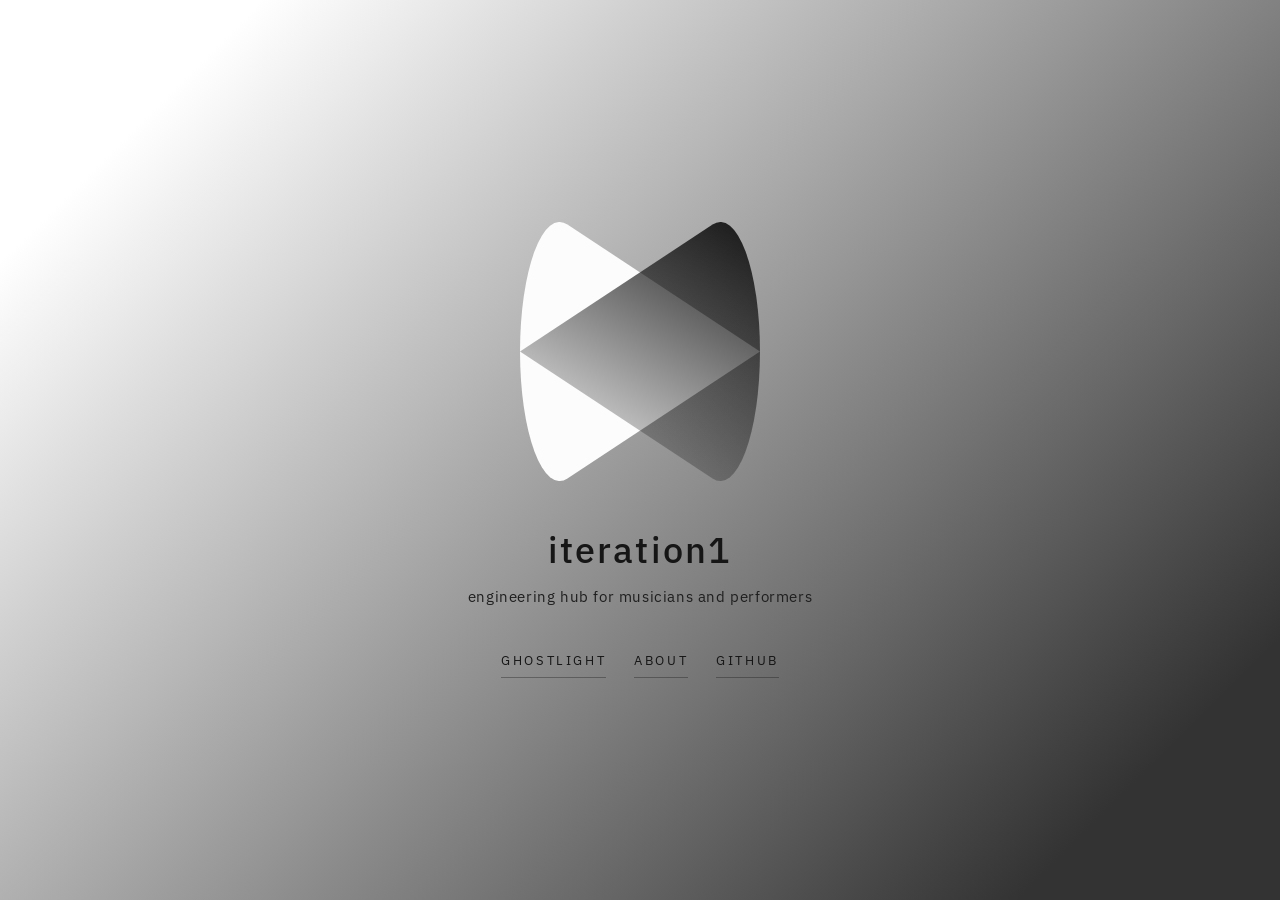
<file: index.html>
<!doctype html>
<html lang="en">
<head>
<meta charset="utf-8">
<meta name="viewport" content="width=device-width, initial-scale=1">
<title>iteration1</title>
<meta name="description" content="iteration1 makes instruments and tools for music and live performance.">
<meta property="og:title" content="iteration1">
<meta property="og:description" content="Instruments and tools for music and live performance.">
<meta property="og:image" content="media/iteration1-logo-card.jpg">
<link rel="icon" href="assets/favicon.svg" type="image/svg+xml">
<link rel="preconnect" href="https://fonts.googleapis.com">
<link rel="preconnect" href="https://fonts.gstatic.com" crossorigin>
<link href="https://fonts.googleapis.com/css2?family=IBM+Plex+Sans:wght@400;500;600&display=swap" rel="stylesheet">
<link rel="stylesheet" href="assets/style.css?v=2">
</head>
<body>
<main class="home page">
  <img class="logo" src="assets/logo.svg" width="818" height="884" alt="iteration1 logo">
  <h1 class="wordmark">iteration1</h1>
  <p class="line">engineering hub for musicians and performers</p>
  <nav aria-label="Main">
    <a href="ghostlight/">Ghostlight</a>
    <a href="about/">About</a>
    <a href="https://github.com/iteration1co" target="_blank">GitHub</a>
  </nav>
</main>
<script src="assets/transitions.js"></script>
</body>
</html>
</file>
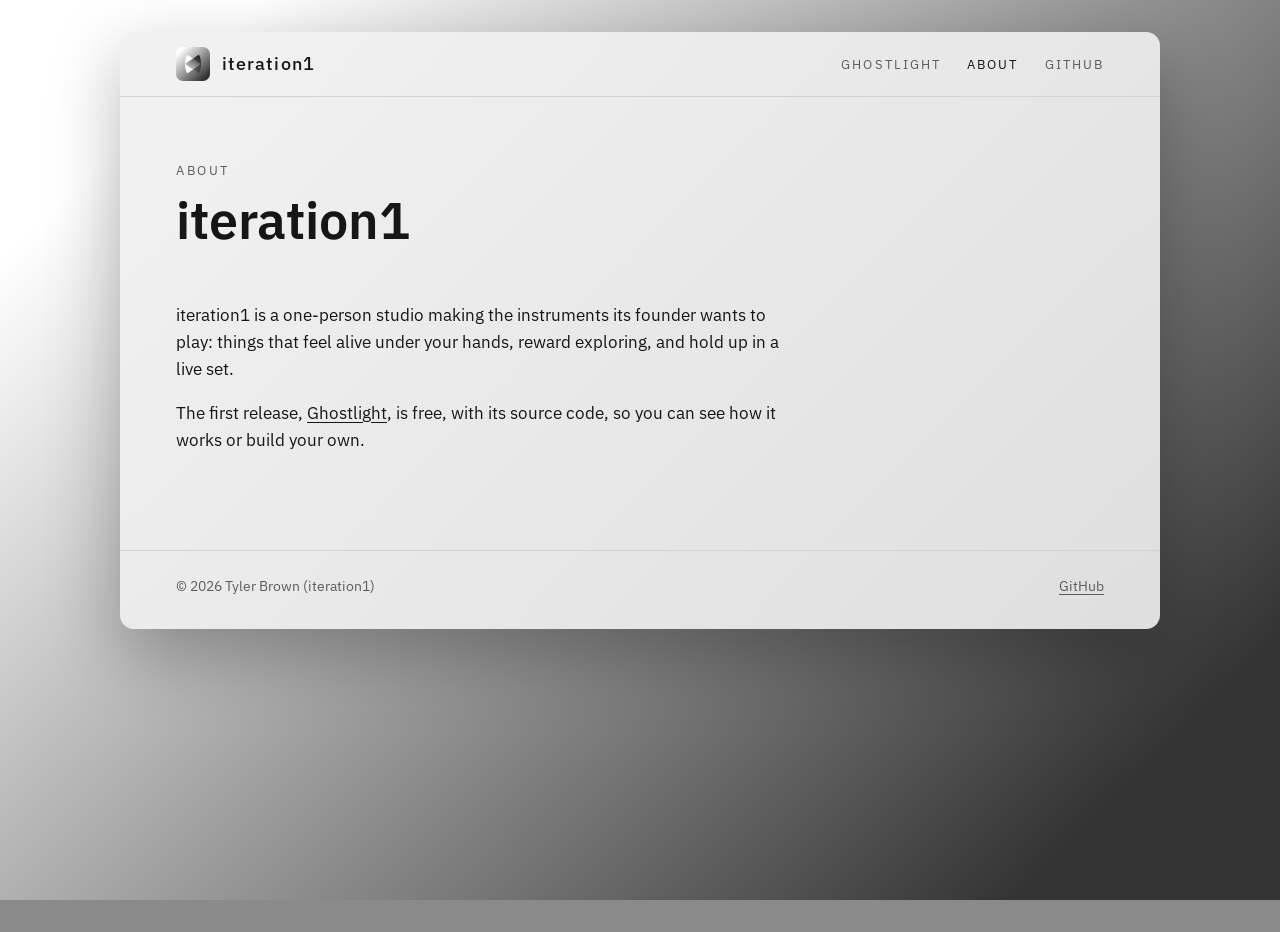
<file: about/index.html>
<!doctype html>
<html lang="en">
<head>
<meta charset="utf-8">
<meta name="viewport" content="width=device-width, initial-scale=1">
<title>About · iteration1</title>
<meta name="description" content="iteration1 is a one-person studio making instruments and tools for music and live performance.">
<meta property="og:title" content="About · iteration1">
<meta property="og:image" content="../media/iteration1-logo-card.jpg">
<link rel="icon" href="../assets/favicon.svg" type="image/svg+xml">
<link rel="preconnect" href="https://fonts.googleapis.com">
<link rel="preconnect" href="https://fonts.gstatic.com" crossorigin>
<link href="https://fonts.googleapis.com/css2?family=IBM+Plex+Sans:wght@400;500;600&display=swap" rel="stylesheet">
<link rel="stylesheet" href="../assets/style.css?v=2">
</head>
<body>
<div class="sheet page">
<header class="site">
  <div class="wrap">
    <a class="brand" href="../"><span class="mark"><img src="../assets/logo.svg" alt=""></span><span class="wordmark">iteration1</span></a>
    <nav aria-label="Main">
      <a href="../ghostlight/">Ghostlight</a>
      <a href="./" aria-current="page">About</a>
      <a href="https://github.com/iteration1co" target="_blank">GitHub</a>
    </nav>
  </div>
</header>

<main class="wrap">
  <section class="page-head">
    <p class="eyebrow">About</p>
    <h1>iteration1</h1>
  </section>
  <section class="prose">
    <p>iteration1 is a one-person studio making the instruments its founder wants to play: things that feel alive under your hands, reward exploring, and hold up in a live set.</p>
    <p>The first release, <a href="../ghostlight/">Ghostlight</a>, is free, with its source code, so you can see how it works or build your own.</p>
  </section>
</main>

<footer>
  <div class="wrap">
    <span>© 2026 Tyler Brown (iteration1)</span>
    <a href="https://github.com/iteration1co">GitHub</a>
  </div>
</footer>
</div>
<script src="../assets/transitions.js"></script>
</body>
</html>
</file>
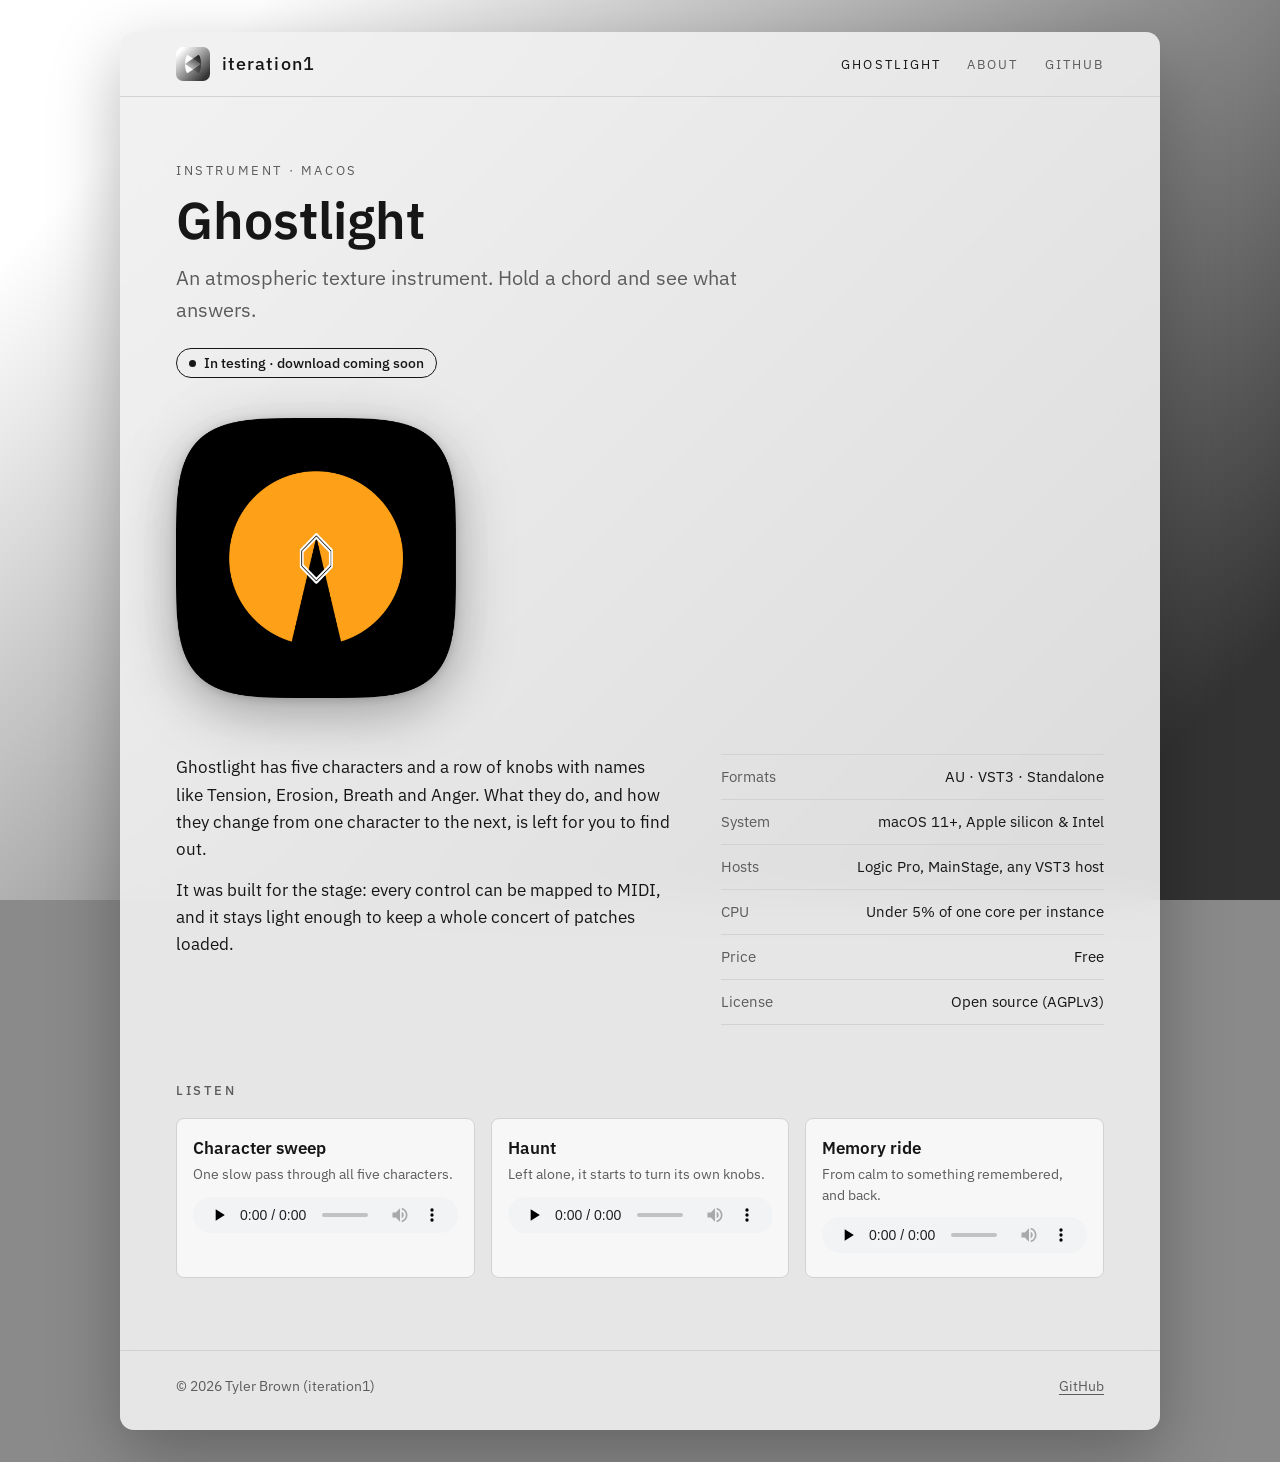
<file: ghostlight/index.html>
<!doctype html>
<html lang="en">
<head>
<meta charset="utf-8">
<meta name="viewport" content="width=device-width, initial-scale=1">
<title>Ghostlight · iteration1</title>
<meta name="description" content="Ghostlight is an atmospheric texture instrument for macOS (AU, VST3, Standalone). Hold a chord and see what answers.">
<meta property="og:title" content="Ghostlight · iteration1">
<meta property="og:description" content="An atmospheric texture instrument. Hold a chord and see what answers.">
<meta property="og:image" content="../media/ghostlight-card.jpg">
<link rel="icon" href="../assets/favicon.svg" type="image/svg+xml">
<link rel="preconnect" href="https://fonts.googleapis.com">
<link rel="preconnect" href="https://fonts.gstatic.com" crossorigin>
<link href="https://fonts.googleapis.com/css2?family=IBM+Plex+Sans:wght@400;500;600&display=swap" rel="stylesheet">
<link rel="stylesheet" href="../assets/style.css?v=2">
</head>
<body>
<div class="sheet page">
<header class="site">
  <div class="wrap">
    <a class="brand" href="../"><span class="mark"><img src="../assets/logo.svg" alt=""></span><span class="wordmark">iteration1</span></a>
    <nav aria-label="Main">
      <a href="./" aria-current="page">Ghostlight</a>
      <a href="../about/">About</a>
      <a href="https://github.com/iteration1co" target="_blank">GitHub</a>
    </nav>
  </div>
</header>

<main class="wrap">
  <section class="page-head">
    <p class="eyebrow">Instrument · macOS</p>
    <h1>Ghostlight</h1>
    <p class="lede">An atmospheric texture instrument. Hold a chord and see what answers.</p>
    <div class="status">In testing · download coming soon</div>
  </section>

  <img class="app-icon" src="../media/ghostlight-icon.png" width="1024" height="1024"
       alt="The Ghostlight app icon: an amber circle on black, split from below by a narrow beam that rises to a small white crystal.">

  <section class="cols">
    <div>
      <p>Ghostlight has five characters and a row of knobs with names like Tension, Erosion, Breath and Anger. What they do, and how they change from one character to the next, is left for you to find out.</p>
      <p>It was built for the stage: every control can be mapped to MIDI, and it stays light enough to keep a whole concert of patches loaded.</p>
    </div>
    <ul class="specs" aria-label="Ghostlight specifications">
      <li><span>Formats</span><span>AU · VST3 · Standalone</span></li>
      <li><span>System</span><span>macOS 11+, Apple silicon &amp; Intel</span></li>
      <li><span>Hosts</span><span>Logic Pro, MainStage, any VST3 host</span></li>
      <li><span>CPU</span><span>Under 5% of one core per instance</span></li>
      <li><span>Price</span><span>Free</span></li>
      <li><span>License</span><span>Open source (AGPLv3)</span></li>
    </ul>
  </section>

  <section>
    <h2 class="section">Listen</h2>
    <div class="clips">
      <div class="clip">
        <strong>Character sweep</strong>
        <p>One slow pass through all five characters.</p>
        <audio controls preload="none" src="../media/ghostlight-character-sweep.m4a"></audio>
      </div>
      <div class="clip">
        <strong>Haunt</strong>
        <p>Left alone, it starts to turn its own knobs.</p>
        <audio controls preload="none" src="../media/ghostlight-haunt.m4a"></audio>
      </div>
      <div class="clip">
        <strong>Memory ride</strong>
        <p>From calm to something remembered, and back.</p>
        <audio controls preload="none" src="../media/ghostlight-memory-ride.m4a"></audio>
      </div>
    </div>
  </section>
</main>

<footer>
  <div class="wrap">
    <span>© 2026 Tyler Brown (iteration1)</span>
    <a href="https://github.com/iteration1co">GitHub</a>
  </div>
</footer>
</div>
<script src="../assets/transitions.js"></script>
</body>
</html>
</file>
<file: assets/style.css>
/* iteration1: monochrome, taken from the logo (white → charcoal). */
:root {
  --white: #fcfcfc;
  --paper: #ececec;
  --card: #f7f7f7;
  --line: #d2d2d2;
  --ink: #161616;
  --muted: #5c5c5c;
  --charcoal: #333333;
  --grad: linear-gradient(135deg, #ffffff 12%, #333333 88%);
}

* { box-sizing: border-box; }
html { -webkit-text-size-adjust: 100%; }
html { background: #8a8a8a; }
body {
  margin: 0;
  min-height: 100vh;
  color: var(--ink);
  font: 400 17px/1.6 "IBM Plex Sans", "Helvetica Neue", Helvetica, Arial, sans-serif;
}
/* One fixed backdrop shared by every page, so it never moves between pages. */
body::before {
  content: ""; position: fixed; inset: 0; z-index: -1;
  background: var(--grad);
}

/* Page transitions: content fades in on arrival, and out before leaving
   (assets/transitions.js adds .is-leaving). The backdrop never fades. */
.page { animation: page-in 0.95s ease-out both; }
@keyframes page-in { from { opacity: 0; } to { opacity: 1; } }
.is-leaving .page { animation: page-out 0.7s ease-in-out forwards; }
@keyframes page-out { from { opacity: 1; } to { opacity: 0; } }
@media (prefers-reduced-motion: reduce) {
  .page { animation: none; }
  .is-leaving .page { animation: none; }
}

a { color: var(--ink); text-decoration-thickness: 1px; text-underline-offset: 3px; }
a:hover { color: var(--muted); }
img { max-width: 100%; height: auto; }

.wordmark {
  font-weight: 500;
  letter-spacing: 0.06em;
  color: var(--ink);
  text-decoration: none;
}

/* ---------- Home ---------- */
.home {
  min-height: 100vh;
  min-height: 100svh;
  display: flex;
  flex-direction: column;
  align-items: center;
  justify-content: center;
  padding: 48px 16px;
  text-align: center;
}
.home .logo { width: min(46vw, 240px); height: auto; display: block; }
.home .wordmark { font-size: clamp(26px, 5vw, 36px); margin: 40px 0 0; display: block; }
.home .line { margin: 6px 0 0; font-size: 15px; letter-spacing: 0.04em; color: #1f1f1f; }
.home nav { margin-top: 36px; display: flex; gap: 28px; flex-wrap: wrap; justify-content: center; }
.home nav a {
  font-size: 13px; letter-spacing: 0.2em; text-transform: uppercase;
  text-decoration: none; color: var(--ink); padding: 6px 0;
  border-bottom: 1px solid rgba(22, 22, 22, 0.35);
}
.home nav a:hover { border-bottom-color: var(--ink); color: var(--ink); }

/* ---------- Inner pages ---------- */
.sheet {
  max-width: 1040px; margin: 32px auto; border-radius: 14px; overflow: hidden;
  background: rgba(240, 240, 240, 0.9);
  -webkit-backdrop-filter: blur(18px); backdrop-filter: blur(18px);
  box-shadow: 0 24px 70px rgba(0, 0, 0, 0.28);
}
.wrap { max-width: 960px; margin: 0 auto; padding: 0 16px; }

header.site { border-bottom: 1px solid var(--line); }
header.site .wrap { display: flex; align-items: center; justify-content: space-between; height: 64px; gap: 16px; }
header.site .brand { display: flex; align-items: center; gap: 12px; text-decoration: none; }
header.site .brand .mark {
  width: 34px; height: 34px; border-radius: 7px; background: var(--grad);
  display: grid; place-items: center;
}
header.site .brand .mark img { width: 16px; height: auto; display: block; }
header.site .brand .wordmark { font-size: 18px; }
header.site nav a {
  color: var(--muted); text-decoration: none; margin-left: 22px;
  font-size: 13px; letter-spacing: 0.16em; text-transform: uppercase;
}
header.site nav a:hover, header.site nav a[aria-current="page"] { color: var(--ink); }

.page-head { padding: 64px 0 40px; }
.eyebrow { font-size: 13px; letter-spacing: 0.2em; text-transform: uppercase; color: var(--muted); margin: 0 0 10px; }
.page-head h1 { font-weight: 600; font-size: clamp(34px, 6vw, 52px); line-height: 1.08; margin: 0 0 14px; }
.page-head .lede { font-size: 20px; color: var(--muted); max-width: 52ch; margin: 0; }

.status {
  display: inline-flex; align-items: center; gap: 8px; margin-top: 22px;
  border: 1px solid var(--ink); border-radius: 999px; padding: 3px 12px;
  font-size: 14px; font-weight: 500;
}
.status::before { content: ""; width: 7px; height: 7px; border-radius: 50%; background: var(--ink); }

.app-icon {
  display: block; width: min(280px, 60vw); height: auto;
  filter: drop-shadow(0 14px 28px rgba(0, 0, 0, 0.28)) drop-shadow(0 2px 4px rgba(0, 0, 0, 0.18));
}

.cols { display: grid; grid-template-columns: 1.3fr 1fr; gap: 48px; padding: 56px 0; }
.cols p { margin: 0 0 14px; }
.specs { list-style: none; padding: 0; margin: 0; font-size: 15px; }
.specs li { padding: 10px 0; border-top: 1px solid var(--line); display: flex; justify-content: space-between; gap: 16px; }
.specs li:last-child { border-bottom: 1px solid var(--line); }
.specs li span:first-child { color: var(--muted); }
.specs li span:last-child { text-align: right; }

h2.section { font-size: 13px; letter-spacing: 0.2em; text-transform: uppercase; color: var(--muted); font-weight: 500; margin: 0 0 16px; }
.clips { display: grid; grid-template-columns: repeat(3, 1fr); gap: 16px; padding-bottom: 72px; }
.clip { background: var(--card); border: 1px solid var(--line); border-radius: 8px; padding: 16px; }
.clip strong { display: block; font-weight: 600; }
.clip p { color: var(--muted); font-size: 14px; margin: 2px 0 12px; line-height: 1.45; }
.clip audio { width: 100%; height: 36px; }

.prose { max-width: 62ch; padding-bottom: 80px; }
.prose p { margin: 0 0 16px; }
.prose ul { padding-left: 20px; }

footer { border-top: 1px solid var(--line); color: var(--muted); font-size: 14px; }
footer .wrap { display: flex; justify-content: space-between; gap: 16px; padding-top: 24px; padding-bottom: 32px; flex-wrap: wrap; }
footer a { color: var(--muted); }

@media (max-width: 760px) {
  .sheet { margin: 10px; border-radius: 12px; }
  .cols { grid-template-columns: 1fr; gap: 28px; padding: 40px 0; }
  .clips { grid-template-columns: 1fr; }
  .page-head { padding: 44px 0 28px; }
  header.site nav a { margin-left: 14px; letter-spacing: 0.1em; }
  header.site .brand .wordmark { display: none; }
}
</file>
